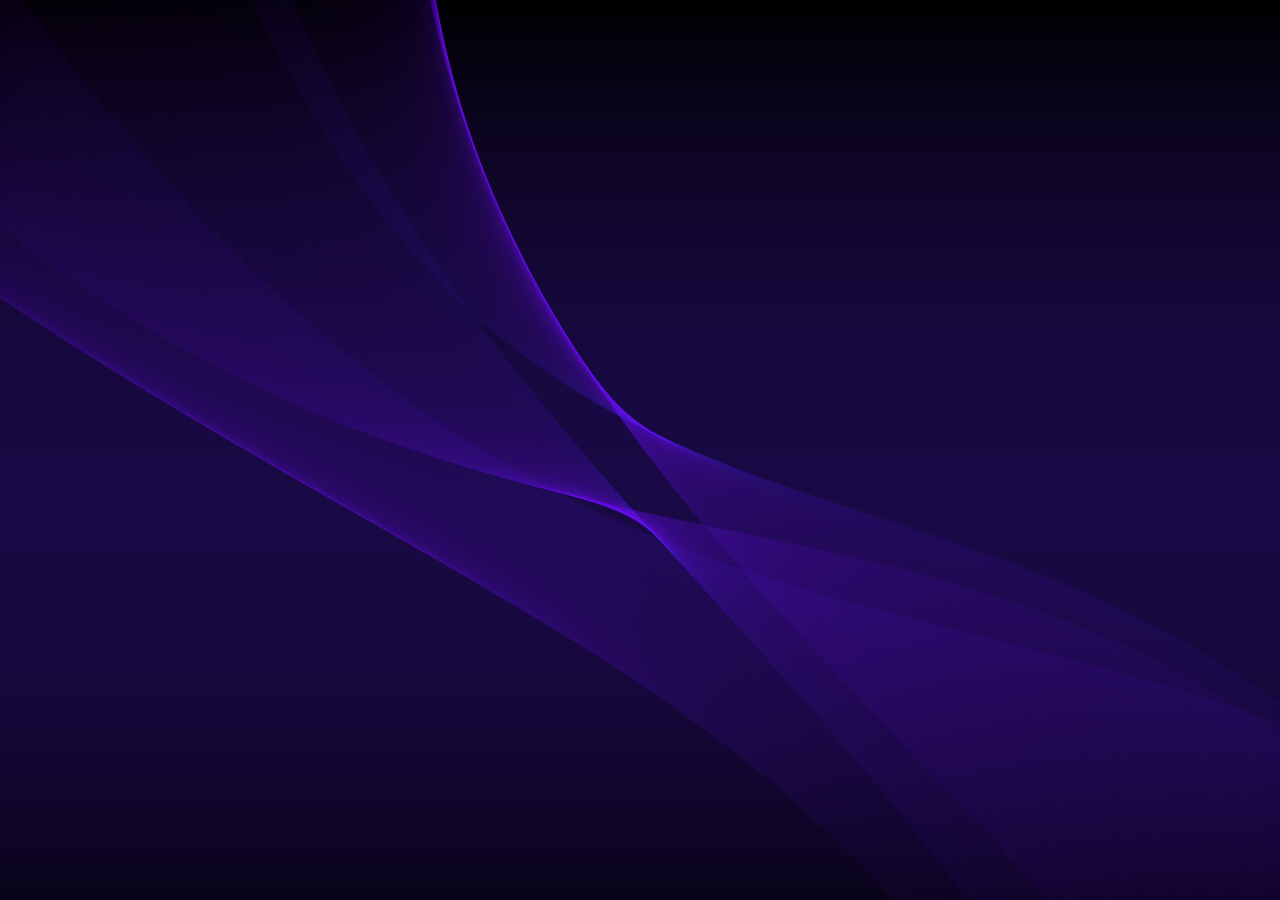
<file: canvas/01.html>
<!DOCTYPE html>
<html>
<head>
	<meta http-equiv="Content-Type" content="text/html; charset=UTF-8">
	<meta name="robots" content="noindex">
	<title>io-fx09 - iowen.cn</title>
    <style>
    * {
	margin: 0;
	padding: 0;
	box-sizing: border-box;
}

body {
	background-color: #000;
	overflow: hidden;
}

#holder {
	position: absolute;
	top: 0;
	left: 0;
	width: 100%;
	height: 100%;
	overflow: hidden;
}
    </style>
</head>
<body>
  <div id="holder"></div>
  
    <script>  
     (function() {
	var pi = Math.PI;
	var pi2 = 2 * Math.PI;
	this.Waves = function(holder, options) {
		var Waves = this;
		Waves.options = extend(options || {}, {
			resize: false,
			rotation: 45,
			waves: 5,
			width: 100,
			hue: [11, 14],
			amplitude: 0.5,
			background: true,
			preload: true,
			speed: [0.004, 0.008],
			debug: false,
			fps: false,
		});
		Waves.waves = [];
		Waves.holder = document.querySelector(holder);
		Waves.canvas = document.createElement('canvas');
		Waves.ctx = Waves.canvas.getContext('2d');
		Waves.holder.appendChild(Waves.canvas);
		Waves.hue = Waves.options.hue[0];
		Waves.hueFw = true;
		Waves.stats = new Stats();
		Waves.resize();
		Waves.init(Waves.options.preload);
		if (Waves.options.resize) window.addEventListener('resize', function() {
			Waves.resize();
		}, false);
	};
	Waves.prototype.init = function(preload) {
		var Waves = this;
		var options = Waves.options;
		for (var i = 0; i < options.waves; i++) Waves.waves[i] = new Wave(Waves);
		if (preload) Waves.preload();
	};
	Waves.prototype.preload = function() {
		var Waves = this;
		var options = Waves.options;
		for (var i = 0; i < options.waves; i++) {
			Waves.updateColor();
			for (var j = 0; j < options.width; j++) {
				Waves.waves[i].update();
			}
		}
	};
	Waves.prototype.render = function() {
		var Waves = this;
		var ctx = Waves.ctx;
		var options = Waves.options;
		Waves.updateColor();
		Waves.clear();
		if (Waves.options.debug) {
			ctx.beginPath();
			ctx.strokeStyle = '#f00';
			ctx.arc(Waves.centerX, Waves.centerY, Waves.radius, 0, pi2);
			ctx.stroke();
		}
		if (Waves.options.background) {
			Waves.background();
		}
		each(Waves.waves, function(wave, i) {
			wave.update();
			wave.draw();
		});
	};
	Waves.prototype.animate = function() {
		var Waves = this;
		Waves.render();
		if (Waves.options.fps) {
			Waves.stats.log();
			Waves.ctx.font = '12px Arial';
			Waves.ctx.fillStyle = '#fff';
			Waves.ctx.fillText(Waves.stats.fps() + ' FPS', 10, 22);
		}
		window.requestAnimationFrame(Waves.animate.bind(Waves));
	};
	Waves.prototype.clear = function() {
		var Waves = this;
		Waves.ctx.clearRect(0, 0, Waves.width, Waves.height);
	};
	Waves.prototype.background = function() {
		var Waves = this;
		var ctx = Waves.ctx;
		var gradient = Waves.ctx.createLinearGradient(0, 0, 0, Waves.height);
		gradient.addColorStop(0, '#000');
		gradient.addColorStop(1, Waves.color);
		ctx.fillStyle = gradient;
		ctx.fillRect(0, 0, Waves.width, Waves.height);
	};
	Waves.prototype.resize = function() {
		var Waves = this;
		var width = Waves.holder.offsetWidth;
		var height = Waves.holder.offsetHeight;
		Waves.scale = window.devicePixelRatio || 1;
		Waves.width = width * Waves.scale;
		Waves.height = height * Waves.scale;
		Waves.canvas.width = Waves.width;
		Waves.canvas.height = Waves.height;
		Waves.canvas.style.width = width + 'px';
		Waves.canvas.style.height = height + 'px';
		Waves.radius = Math.sqrt(Math.pow(Waves.width, 2) + Math.pow(Waves.height, 2)) / 2;
		Waves.centerX = Waves.width / 2;
		Waves.centerY = Waves.height / 2;
		//Waves.radius /= 2; // REMOVE FOR FULLSREEN
	};
	Waves.prototype.updateColor = function() {
		var Waves = this;
		Waves.hue += (Waves.hueFw) ? 0.01 : -0.01;
		if (Waves.hue > Waves.options.hue[1] && Waves.hueFw) {
			Waves.hue = Waves.options.hue[1];
			Waves.Waves = false;
		} else if (Waves.hue < Waves.options.hue[0] && !Waves.hueFw) {
			Waves.hue = Waves.options.hue[0];
			Waves.Waves = true;
		}
		var a = Math.floor(127 * Math.sin(0.3 * Waves.hue + 0) + 128);
		var b = Math.floor(127 * Math.sin(0.3 * Waves.hue + 2) + 128);
		var c = Math.floor(127 * Math.sin(0.3 * Waves.hue + 4) + 128);
		Waves.color = 'rgba(' + a + ',' + b + ',' + c + ', 0.1)';
	};

	function Wave(Waves) {
		var Wave = this;
		var speed = Waves.options.speed;
		Wave.Waves = Waves;
		Wave.Lines = [];
		Wave.angle = [
			rnd(pi2),
			rnd(pi2),
			rnd(pi2),
			rnd(pi2)
		];
		Wave.speed = [
			rnd(speed[0], speed[1]) * rnd_sign(),
			rnd(speed[0], speed[1]) * rnd_sign(),
			rnd(speed[0], speed[1]) * rnd_sign(),
			rnd(speed[0], speed[1]) * rnd_sign(),
		];
		return Wave;
	}
	Wave.prototype.update = function() {
		var Wave = this;
		var Lines = Wave.Lines;
		var color = Wave.Waves.color;
		Lines.push(new Line(Wave, color));
		if (Lines.length > Wave.Waves.options.width) {
			Lines.shift();
		}
	};
	Wave.prototype.draw = function() {
		var Wave = this;
		var Waves = Wave.Waves;
		var ctx = Waves.ctx;
		var radius = Waves.radius;
		var radius3 = radius / 3;
		var x = Waves.centerX;
		var y = Waves.centerY;
		var rotation = dtr(Waves.options.rotation);
		var amplitude = Waves.options.amplitude;
		var debug = Waves.options.debug;
		var Lines = Wave.Lines;
		each(Lines, function(line, i) {
			if (debug && i > 0) return;
			var angle = line.angle;
			var x1 = x - radius * Math.cos(angle[0] * amplitude + rotation);
			var y1 = y - radius * Math.sin(angle[0] * amplitude + rotation);
			var x2 = x + radius * Math.cos(angle[3] * amplitude + rotation);
			var y2 = y + radius * Math.sin(angle[3] * amplitude + rotation);
			var cpx1 = x - radius3 * Math.cos(angle[1] * amplitude * 2);
			var cpy1 = y - radius3 * Math.sin(angle[1] * amplitude * 2);
			var cpx2 = x + radius3 * Math.cos(angle[2] * amplitude * 2);
			var cpy2 = y + radius3 * Math.sin(angle[2] * amplitude * 2);
			ctx.strokeStyle = (debug) ? '#fff' : line.color;
			ctx.beginPath();
			ctx.moveTo(x1, y1);
			ctx.bezierCurveTo(cpx1, cpy1, cpx2, cpy2, x2, y2);
			ctx.stroke();
			if (debug) {
				ctx.strokeStyle = '#fff';
				ctx.globalAlpha = 0.3;
				ctx.beginPath();
				ctx.moveTo(x1, y1);
				ctx.lineTo(cpx1, cpy1);
				ctx.stroke();
				ctx.beginPath();
				ctx.moveTo(x2, y2);
				ctx.lineTo(cpx2, cpy2);
				ctx.stroke();
				ctx.globalAlpha = 1;
			}
		});
	};

	function Line(Wave, color) {
		var Line = this;
		var angle = Wave.angle;
		var speed = Wave.speed;
		Line.angle = [
			Math.sin(angle[0] += speed[0]),
			Math.sin(angle[1] += speed[1]),
			Math.sin(angle[2] += speed[2]),
			Math.sin(angle[3] += speed[3])
		];
		Line.color = color;
	}

	function Stats() {
		this.data = [];
	}
	Stats.prototype.time = function() {
		return (performance || Date).now();
	};
	Stats.prototype.log = function() {
		if (!this.last) {
			this.last = this.time();
			return 0;
		}
		this.new = this.time();
		this.delta = this.new - this.last;
		this.last = this.new;
		this.data.push(this.delta);
		if (this.data.length > 10) this.data.shift();
	};
	Stats.prototype.fps = function() {
		var fps = 0;
		each(this.data, function(data, i) {
			fps += data;
		});
		return Math.round(1000 / (fps / this.data.length));
	};

	function each(items, callback) {
		for (var i = 0; i < items.length; i++) {
			callback(items[i], i);
		}
	}

	function extend(options, defaults) {
		for (var key in options)
			if (defaults.hasOwnProperty(key)) defaults[key] = options[key];
		return defaults;
	}

	function dtr(deg) {
		return deg * pi / 180;
	}

	function rtd(rad) {
		return rad * 180 / pi;
	}

	function diagonal_angle(w, h) {
		var a = Math.atan2(h, w) * 1.27325;
		return a;
	}

	function rnd(a, b) {
		if (arguments.length == 1) return Math.random() * a;
		return a + Math.random() * (b - a);
	}

	function rnd_sign() {
		return (Math.random() > 0.5) ? 1 : -1;
	}
})();
var waves = new Waves('#holder', {
	fps: false,
	waves: 3,
	width: 200,
});
waves.animate();
    </script>
</body>
</html>
</file>
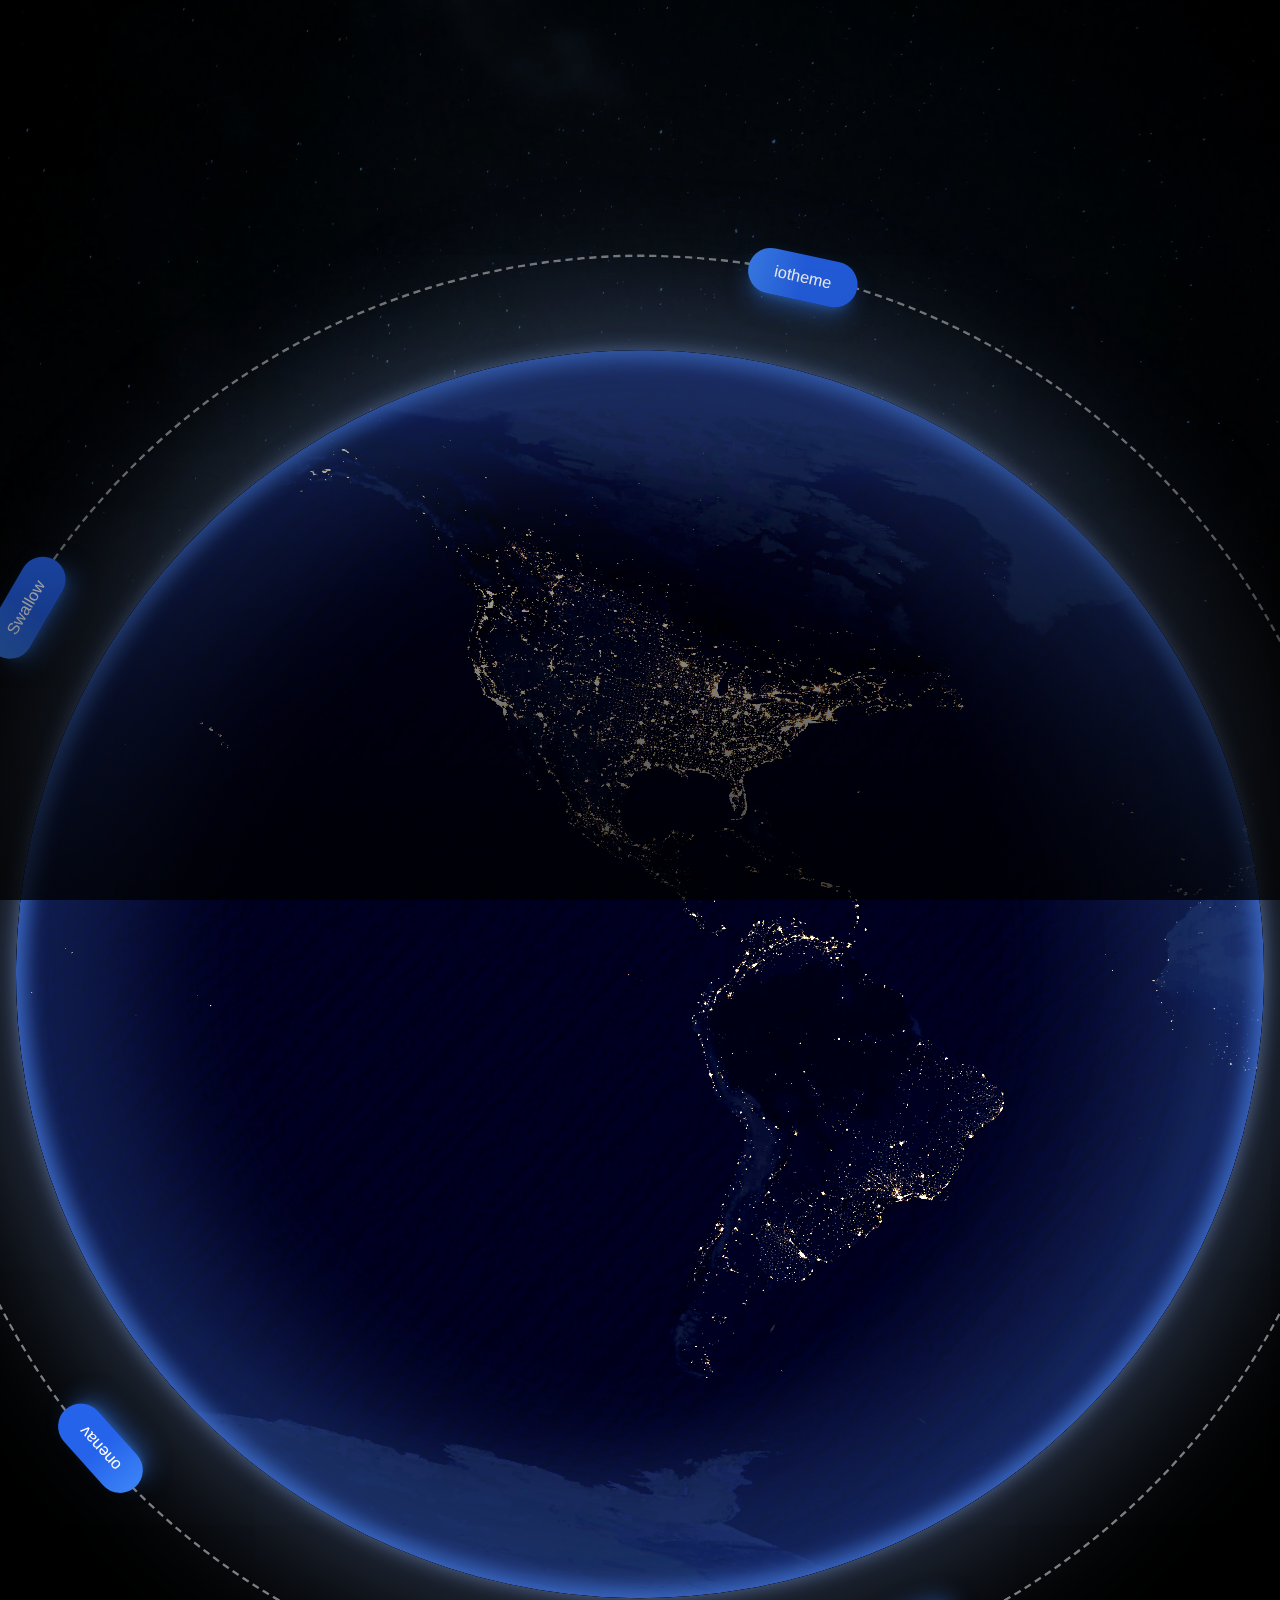
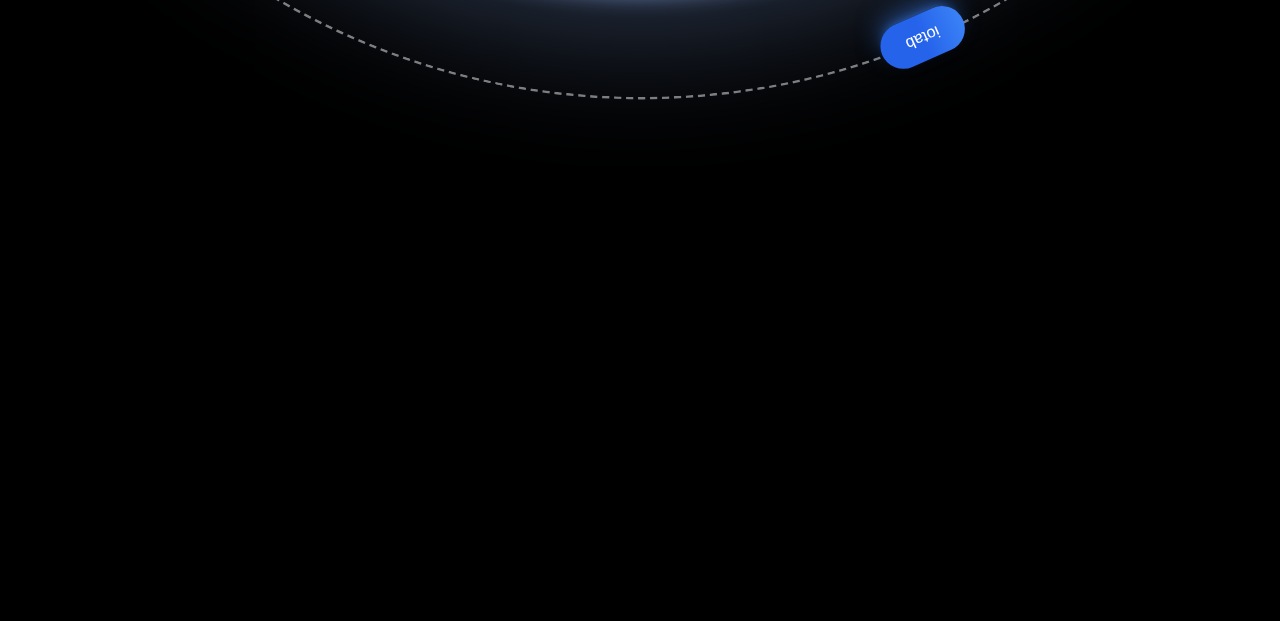
<file: canvas/02.html>
<!DOCTYPE html>
<html>
<head>
  <meta http-equiv="Content-Type" content="text/html; charset=UTF-8">
  <meta name="robots" content="noindex">
  <title>io-fx18</title>
  <meta name="author" content="iowen.cn">
  <style>
    html,
    body {
      width: 100%;
      height: 100%;
      margin: 0;    
      font-family: PingFang SC -apple-system, BlinkMacSystemFont, PingFang SC, Hiragino Sans GB, Microsoft YaHei, 微软雅黑, helvetica neue, helvetica, ubuntu, roboto, noto, segoe ui, Arial, sans-serif;
    }

    body{
      position: relative;
      background-color: #000;
      height:100vh;
      overflow: hidden;
    }

    .space-box {
      position: absolute;
      z-index: 1;
      top: 0;
      left: 0;
      width: 100%;
      height: 100%;
      display: flex;
      justify-content: center;
      align-items: center;
      text-align: center;
      white-space: nowrap;
    }
    .space-box:before {
      content: "";
      position: absolute;
      z-index: 2;
      top: 0;
      left: 0;
      width: 100%;
      height: 100%;
      background: linear-gradient(180deg, transparent 0%, rgba(0, 0, 0, .32) 100%), linear-gradient(180deg, transparent 50%, rgba(0, 0, 0, .68) 100%);
    }

    .earth-box {
      position: relative;
      border-radius: 50%;
      box-shadow: 0 0 8px #96baff7a, 0 0 60px 12px #96baff52;
      width: 100%;
      height: 100%;
      overflow: hidden;
      transform-origin: center center;
      transition: transform .3s ease-in-out;
    }
    .earth-box:after {
      content: "";
      position: absolute;
      z-index: 2;
      top: 0;
      left: 0;
      width: 100%;
      height: 100%;
      border-radius: 50%;
      box-shadow: 0 0 8px 4px #3b68c4fa inset, -24px 0 12px 2px #3b68c414 inset, 0 0 48px 48px #3b68c447 inset, -48px 0 24px 48px #3b68c414 inset;
      animation: earth-box-anim 1.8s forwards .9s ease-in-out;
      transition: box-shadow .3s ease-in-out;
    }

    @keyframes earth-box-anim {
      0% {
        box-shadow: 0 0 8px 4px #3b68c4fa inset, -24px 0 12px 2px #3b68c414 inset, 0 0 48px 48px #3b68c447 inset, -48px 0 24px 48px #3b68c414 inset
      }
    
      to {
        box-shadow: 0 0 8px 4px #3b68c4fa inset, 24px 0 12px 2px #3b68c494 inset, 0 8px 48px 48px #3b68c447 inset, 48px 0 24px 48px #3b68c447 inset
      }
    }

    .earth {
      width: 100%;
      height: 100%;
      background-size: 200%;
      animation: earth-rotate 80s linear infinite;
      will-change: background-position;
      filter: brightness(2.4) contrast(1.2);
      background-color: #00124d2e;
    }
    @keyframes earth-rotate {
      0% {
        background-position: calc(120% + 120px) 0
      }
    
      to {
        background-position: calc(-80% + 120px) 0
      }
    }

    .earth-planet {
      position: absolute;
      border-radius: 50%;
      width: 520px;
      height: 520px;
      transform: scale(2.4) translateY(42%) rotate(12.2deg);
      animation: earth-planet-size 1.8s cubic-bezier(.76, -.46, .37, .99);
    }

    @media (max-width: 480px) {
      .earth-planet {
        transform: scale(1.2) translateY(38%) rotate(12.2deg);
      }
    }

    @keyframes earth-planet-size {
      0% {
        transform: scale(1) translateY(0) rotate(-12.2deg)
      }
    }

    .btn-title {
      cursor: pointer;
      border-radius: 9999px;
      padding: 8px 16px;
      color: #fff;
      background: linear-gradient(to right, #3b82f6, #2563eb, #2563eb);
      box-shadow: 0 8px 15px -3px #3b82f680, 0 4px 6px -4px #3b82f680;
      display: flex;
      justify-content: center;
      align-items: center;
      text-align: center;
      white-space: nowrap;
    }

    .satellite {
      position: absolute;
      top: -40px;
      left: -40px;
      border-radius: 50%;
      width: calc(100% + 80px);
      height: calc(100% + 80px);
      border: .5px dashed rgba(255, 255, 255, .48);
      animation: satellite-rotate 40s infinite linear;
    }

    @keyframes satellite-rotate {
      0% {
        transform: rotate(0)
      }
    
      to {
        transform: rotate(360deg)
      }
    }

    .satellite .railway{
      position: absolute;
      top: 0;
      left: 0;
      border-radius: 50%;
      width: 100%;
      height: 100%;
      animation: satellite-i 1.68s ease-in-out forwards;
    }

    @keyframes satellite-i {
      0% {
        opacity: 0;
        transform: rotate(-45deg)
      }
    
      to {
        opacity: 1
      }
    }

    .satellite .railway:nth-child(1) {
      transform: rotate(calc(var(--railway-angle) * (1 - 1)))
    }

    .satellite .railway:nth-child(2) {
      transform: rotate(calc(var(--railway-angle) * (2 - 1)))
    }

    .satellite .railway:nth-child(3) {
      transform: rotate(calc(var(--railway-angle) * (3 - 1)))
    }

    .satellite .railway:nth-child(4) {
      transform: rotate(calc(var(--railway-angle) * (4 - 1)))
    }

    .satellite .railway:nth-child(5) {
      transform: rotate(calc(var(--railway-angle) * (5 - 1)))
    }

    .satellite .railway:nth-child(6) {
      transform: rotate(calc(var(--railway-angle) * (6 - 1)))
    }

    .satellite .feature {
      position: absolute;
      top: -33px;
      left: calc(50% - 30px);
      width: 60px;
      height: 60px;
      display: flex;
      justify-content: center;
      align-items: center;
      text-align: center;
      padding: 4px;
      font-size: 10px;
      line-height: 1.2;
      transform: scale(.68);
    }
  </style>
</head>
<body>
  <div class="space-box" style="background: linear-gradient(rgba(0, 0, 0, 0.58), rgba(0, 0, 0, 0.42)), url('./img/bg.webp') center center / cover no-repeat;">
    <div class="earth-planet">
      <div class="earth-box">
        <div class="earth" style="background-image: url('./img/earth.webp');"></div>
      </div>
      <div class="satellite" style="--railway-angle: 72deg;">
        <div class="railway" aria-level="0">
          <div class="feature">
            <span class="btn-title">iotheme</span>
          </div>
        </div>
        <div class="railway" aria-level="1">
          <div class="feature">
            <span class="btn-title">一为</span>
          </div>
        </div>
        <div class="railway" aria-level="2">
          <div class="feature">
            <span class="btn-title">iotab</span>
          </div>
        </div>
        <div class="railway" aria-level="3">
          <div class="feature">
            <span class="btn-title">onenav</span>
          </div>
        </div>
        <div class="railway" aria-level="4">
          <div class="feature">
            <span class="btn-title">Swallow</span>
          </div>
        </div>
      </div>
    </div>
  </div>
</body>
</html>
</file>
